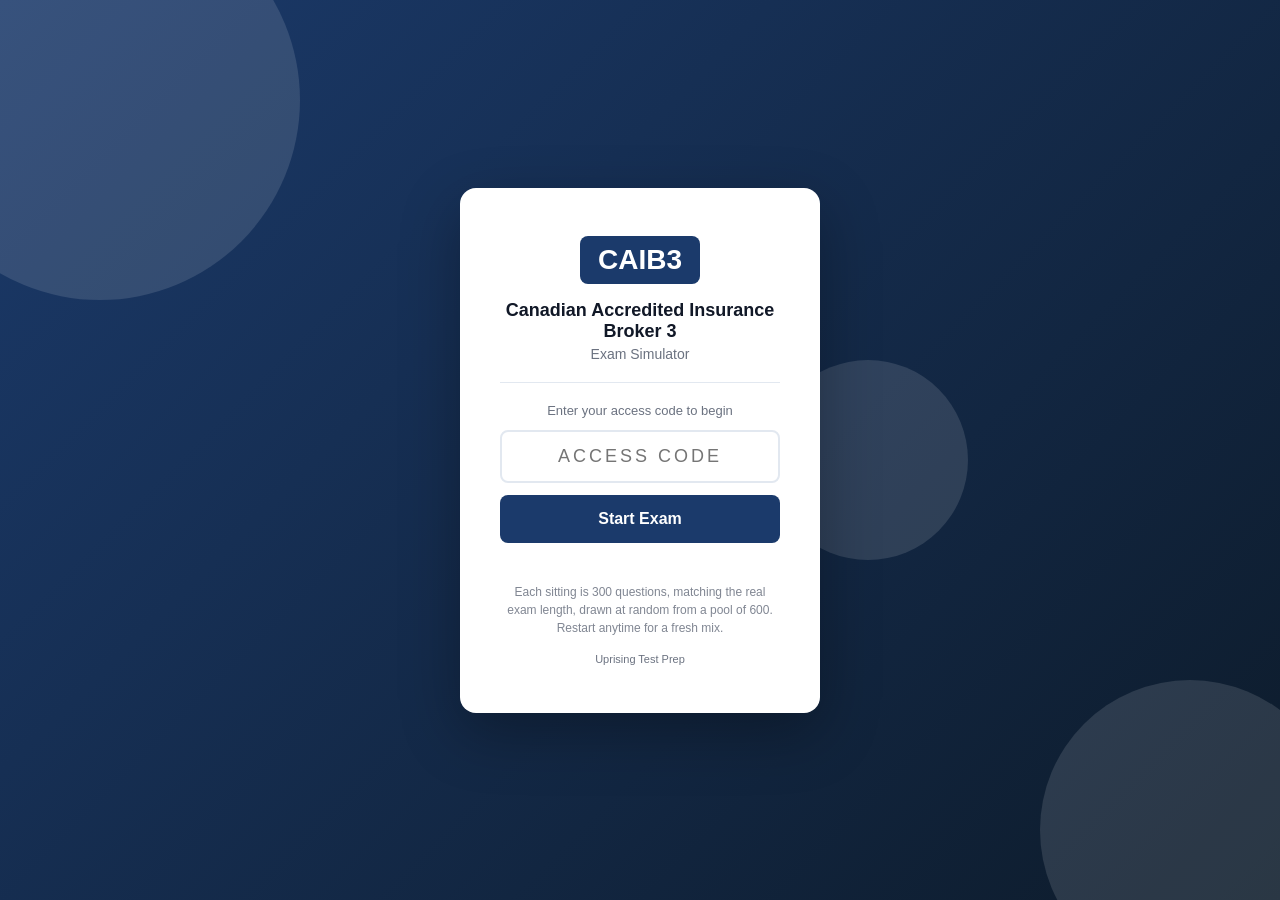
<file: index.html>
<!DOCTYPE html>
<html lang="en">
<head>
  <meta charset="UTF-8" />
  <meta name="viewport" content="width=device-width, initial-scale=1.0, viewport-fit=cover" />
  <meta name="apple-mobile-web-app-capable" content="yes" />
  <meta name="apple-mobile-web-app-status-bar-style" content="black-translucent" />
  <title>CAIB3 Exam Simulator</title>
  <link rel="stylesheet" href="style.css" />
</head>
<body>

<div id="access-gate">
  <div class="gate-bg-shapes">
    <div class="shape shape-1"></div>
    <div class="shape shape-2"></div>
    <div class="shape shape-3"></div>
  </div>
  <div class="gate-card">
    <div class="gate-logo">
      <div class="logo-badge">CAIB3</div>
    </div>
    <h1 class="gate-title">Canadian Accredited Insurance Broker 3</h1>
    <p class="gate-subtitle">Exam Simulator</p>
    <div class="gate-divider"></div>
    <p class="gate-instruction">Enter your access code to begin</p>
    <input type="text" id="access-code-input" class="gate-input"
           placeholder="Access Code" autocomplete="off"
           maxlength="20" spellcheck="false" />
    <button id="access-btn" class="gate-btn">Start Exam</button>
    <p id="access-error" class="gate-error"></p>
    <p class="gate-pool-note">Each sitting is 300 questions, matching the real exam length, drawn at random from a pool of 600. Restart anytime for a fresh mix.</p>
    <p class="gate-hint">Uprising Test Prep</p>
  </div>
</div>

<div id="app" style="display:none">
  <header class="top-bar">
    <div class="bar-left">
      <span class="bar-logo">CAIB3</span>
      <span class="bar-title">Exam Simulator</span>
    </div>
    <div class="bar-right">
      <span class="bar-timer" id="timer-display">--:--</span>
      <button class="bar-btn" id="flag-btn">Flag</button>
      <button class="bar-btn bar-btn-primary" id="submit-btn">
        <span class="btn-full">Submit Exam</span>
        <span class="btn-short">Submit</span>
      </button>
    </div>
  </header>

  <div class="progress-strip">
    <div class="progress-bar" id="progress-bar"></div>
  </div>

  <main class="exam-main">
    <div class="question-panel">
      <div class="q-meta">
        <span id="q-counter"></span>
        <span class="q-pool-chip" title="This sitting is 300 questions, matching the real exam length, drawn at random from a pool of 600. Restart for a fresh mix.">600 Questions Available</span>
        <span id="q-domain" class="q-domain-tag"></span>
        <span id="q-flag-indicator" class="flag-chip" style="display:none">Flagged</span>
      </div>
      <!-- Shared text for a linked cluster (a clinical case, a reading
           passage). It sits ABOVE the stem, which is the one thing that
           legitimately precedes it, and repeats on every question in the
           cluster so nobody has to page backwards. -->
      <div id="q-cluster-wrap" class="cluster-wrap" style="display:none"></div>
      <p id="question-text" class="q-text"></p>
      <!-- The picture sits BELOW the question text so the simulator matches
           the printed book exactly: stem, then picture, then options. They
           used to disagree (book put the picture under the stem, simulator put
           it above), so no single wording could be true in both places, and
           184 of MLPAO's 185 image questions said "shown above" while the
           book printed the picture below the sentence. Write stems with
           neutral wording ("the strip shown", "the diagram shows") and this
           whole class of bug cannot come back. -->
      <div id="q-image-wrap" style="display:none; margin-bottom:14px;"></div>
      <div id="options-list" class="options-list"></div>
      <div id="explanation-box" class="explanation-box" style="display:none">
        <div class="explanation-label">Explanation</div>
        <p id="explanation-text" class="explanation-text"></p>
      </div>
    </div>
    <div class="nav-bar">
      <button class="nav-btn" id="prev-btn">&#8592; Prev</button>
      <button class="nav-btn nav-btn-map" id="map-btn">Question Map</button>
      <button class="nav-btn nav-btn-next" id="next-btn">Next &#8594;</button>
    </div>
  </main>
</div>

<!-- Question Map Modal -->
<div id="map-modal" style="display:none">
  <div class="map-backdrop" id="map-backdrop"></div>
  <div class="map-panel">
    <div class="map-header">
      <span class="map-title">Question Map</span>
      <button id="map-close" class="map-close-btn">&#x2715; Close</button>
    </div>
    <div class="map-legend">
      <span class="leg-item"><span class="leg-swatch leg-answered"></span>Answered</span>
      <span class="leg-item"><span class="leg-swatch leg-flagged"></span>Flagged</span>
      <span class="leg-item"><span class="leg-swatch leg-unanswered"></span>Unanswered</span>
    </div>
    <div id="q-grid" class="q-grid"></div>
  </div>
</div>

<div id="results-screen" style="display:none">
  <div class="results-card">
    <div class="res-header">
      <div class="res-badge">CAIB3</div>
      <h2 id="res-status" class="res-status"></h2>
      <p id="res-score" class="res-score"></p>
    </div>
    <div id="res-domains" class="res-domains"></div>
    <p class="mode-pool-note">This sitting drew 300 questions from a pool of 600. Restart for a fresh mix.</p>
    <button id="res-review-btn" class="res-btn">Review Answers</button>
    <button id="res-restart-btn" class="res-btn res-btn-secondary">Restart</button>
  </div>
</div>

<script src="questions.js"></script>
<script src="app.js"></script>
</body>
</html>
</file>
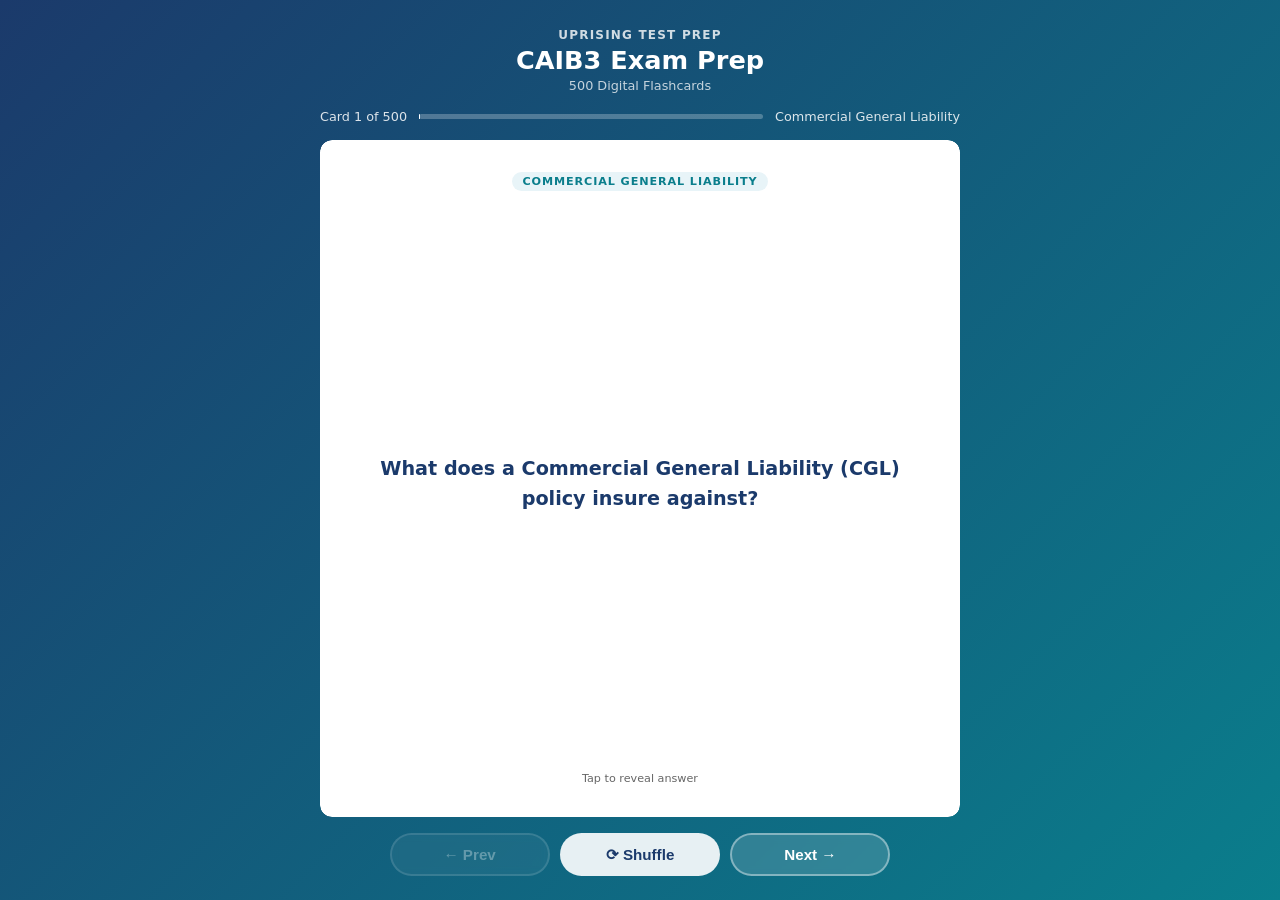
<file: flashcards/index.html>
<!DOCTYPE html>
<html lang="en">
<head>
  <meta charset="UTF-8">
  <meta name="viewport" content="width=device-width, initial-scale=1.0">
  <title>CAIB3 Exam Prep: Flashcards</title>
  <style>
    :root {
      --blue:   #1B3A6B;
      --teal:   #0A7E8C;
      --ltblue: #E8F4F8;
      --white:  #FFFFFF;
      --text:   #1A1A1A;
      --muted:  #666;
      --radius: 12px;
    }
    * { box-sizing: border-box; margin: 0; padding: 0; }
    html, body { height: 100%; }
    body {
      font-family: 'Segoe UI', system-ui, sans-serif;
      background: linear-gradient(135deg, var(--blue) 0%, var(--teal) 100%);
      /* Pinned, not min-height: the page must never grow, or the controls
         get pushed below the fold on iOS where 100dvh and height:100%
         disagree. The height:100% rule above is the pre-dvh fallback. */
      height: 100dvh;
      max-height: 100dvh;
      overflow: hidden;
      display: flex;
      flex-direction: column;
      align-items: center;
      padding: 1.25rem 1rem 1rem;
      gap: 0.75rem;
      overflow-x: hidden;
    }
    header { text-align: center; color: #fff; flex-shrink: 0; }
    header .brand { font-size: 0.75rem; font-weight: 700; letter-spacing: 0.1em; opacity: 0.8; text-transform: uppercase; }
    header h1 { font-size: 1.3rem; font-weight: 800; margin-top: 0.2rem; }
    header .subtitle { font-size: 0.8rem; opacity: 0.75; margin-top: 0.15rem; }
    #progress-info {
      display: flex; align-items: center; gap: 0.75rem;
      color: rgba(255,255,255,0.85); font-size: 0.8rem;
      flex-shrink: 0; width: 100%; max-width: 640px;
    }
    #progress-bar-track {
      flex: 1; background: rgba(255,255,255,0.25);
      border-radius: 4px; height: 5px;
    }
    #progress-bar-fill { height: 100%; background: #fff; border-radius: 4px; transition: width 0.3s; }
    .card-scene {
      width: 100%; max-width: 640px;
      perspective: 1200px;
      cursor: pointer;
      flex: 1; min-height: 0;
      display: flex; flex-direction: column;
    
      /* WebKit does not clip overflow inside a preserve-3d context, so the
         answer pane's own clip is dropped and a long answer paints over the
         Prev/Next row. This element only sets the perspective and is NOT
         itself in the 3D context, so its clip is honoured in every engine. */
      overflow: hidden;
      border-radius: var(--radius);
    }
    .card-inner {
      position: relative; width: 100%;
      flex: 1; min-height: 0;
      transition: transform 0.55s cubic-bezier(.4,0,.2,1);
      transform-style: preserve-3d;
    }
    .card-scene.flipped .card-inner { transform: rotateY(180deg); }
    .card-face {
      position: absolute; inset: 0;
      backface-visibility: hidden; -webkit-backface-visibility: hidden;
      border-radius: var(--radius);
      display: flex; flex-direction: column;
      padding: 1.5rem 1.75rem;
      box-shadow: 0 12px 40px rgba(0,0,0,0.2);
      overflow: hidden;
    
      /* Painting through a mask forces WebKit to allocate a real clipping
         layer for a 3D-transformed element, which is what makes the
         overflow:hidden and the rounded corners above actually apply. */
      -webkit-mask-image: -webkit-radial-gradient(#fff, #000);
              mask-image: radial-gradient(#fff, #000);
    }
    .card-front { background: var(--white); align-items: center; justify-content: center; }
    .card-back  { background: var(--ltblue); transform: rotateY(180deg); }
    .card-badge {
      font-size: 0.7rem; font-weight: 700; text-transform: uppercase;
      letter-spacing: 0.08em;
      background: var(--ltblue); color: var(--teal);
      padding: 0.2rem 0.65rem; border-radius: 20px;
      margin-bottom: 0.85rem; flex-shrink: 0;
    }
    .card-back .card-badge { background: rgba(10,126,140,0.12); }
    .card-front .q-text {
      font-size: 1.1rem; font-weight: 600; color: var(--blue); line-height: 1.55;
      text-align: center; overflow-y: auto; flex: 1;
      display: flex; align-items: center; justify-content: center;
      scrollbar-width: thin; scrollbar-color: rgba(27,58,107,0.3) transparent;
    }
    .card-back .a-label { font-size: 0.7rem; font-weight: 700; color: var(--teal); text-transform: uppercase; letter-spacing: 0.08em; margin-bottom: 0.4rem; flex-shrink: 0; }
    .card-back .a-text  {
      font-size: 0.975rem; color: var(--text); line-height: 1.65;
      overflow-y: auto; flex: 1; min-height: 0; padding-right: 4px;
      scrollbar-width: thin; scrollbar-color: rgba(10,126,140,0.4) transparent;
    
      -webkit-overflow-scrolling: touch;
      overscroll-behavior: contain;
    }
    .card-back .a-text::-webkit-scrollbar { width: 4px; }
    .card-back .a-text::-webkit-scrollbar-track { background: transparent; }
    .card-back .a-text::-webkit-scrollbar-thumb { background: rgba(10,126,140,0.4); border-radius: 4px; }
    .tap-hint { flex-shrink: 0; margin-top: 0.6rem; font-size: 0.7rem; color: var(--muted); text-align: center; }
    .card-back .tap-hint { color: var(--teal); opacity: 0.7; }
    .controls {
      display: flex; gap: 0.65rem; flex-wrap: nowrap;
      justify-content: center; flex-shrink: 0;
      width: 100%; max-width: 640px;
      padding-bottom: env(safe-area-inset-bottom, 0px);
    }
    .btn {
      padding: 0.6rem 1.2rem; border-radius: 50px;
      border: 2px solid rgba(255,255,255,0.4);
      background: rgba(255,255,255,0.15); color: #fff;
      font-weight: 700; font-size: 0.875rem; cursor: pointer;
      transition: all 0.2s; backdrop-filter: blur(4px);
      white-space: nowrap; flex: 1; max-width: 160px;
    }
    .btn:hover { background: rgba(255,255,255,0.3); border-color: rgba(255,255,255,0.7); }
    .btn:active { transform: scale(0.96); }
    .btn:disabled { opacity: 0.35; cursor: not-allowed; }
    .btn.btn-primary { background: rgba(255,255,255,0.9); color: var(--blue); border-color: transparent; }
    .btn.btn-primary:hover { background: #fff; }
    #loading { color: rgba(255,255,255,0.8); font-size: 1rem; text-align: center; padding: 3rem; flex: 1; }
    @media (min-width: 768px) {
      body { padding: 1.75rem 1.5rem 1.5rem; gap: 1rem; }
      header h1 { font-size: 1.6rem; }
      .card-face { padding: 2rem 2.5rem; }
      .card-front .q-text { font-size: 1.2rem; }
      .card-back .a-text { font-size: 1.05rem; }
      .btn { font-size: 0.95rem; padding: 0.65rem 1.4rem; }
    }
    @media (max-width: 380px) {
      body { padding: 0.75rem; gap: 0.5rem; }
      header .brand { font-size: 0.65rem; }
      header h1 { font-size: 1.1rem; }
      header .subtitle { display: none; }
      .card-face { padding: 1rem 1.1rem; }
      .card-front .q-text { font-size: 0.975rem; }
      .card-back .a-text { font-size: 0.875rem; }
      .btn { font-size: 0.8rem; padding: 0.5rem 0.75rem; }
    }
  </style>
</head>
<body>
<header>
  <div class="brand">Uprising Test Prep</div>
  <h1>CAIB3 Exam Prep</h1>
  <div class="subtitle">500 Digital Flashcards</div>
</header>
<div id="progress-info">
  <span id="card-counter">Card 1 of 500</span>
  <div id="progress-bar-track"><div id="progress-bar-fill" style="width:0%"></div></div>
  <span id="domain-label"></span>
</div>
<div id="loading">Loading flashcards...</div>
<div class="card-scene" id="card-scene" style="display:none" onclick="flipCard()">
  <div class="card-inner" id="card-inner">
    <div class="card-face card-front">
      <div class="card-badge" id="front-badge"></div>
      <div class="q-text" id="q-text"></div>
      <div class="tap-hint">Tap to reveal answer</div>
    </div>
    <div class="card-face card-back">
      <div class="card-badge" id="back-badge">Answer</div>
      <div class="a-label">Answer</div>
      <div class="a-text" id="a-text"></div>
      <div class="tap-hint">Tap to flip back</div>
    </div>
  </div>
</div>
<div class="controls" id="controls" style="display:none">
  <button class="btn" id="prev-btn" onclick="event.stopPropagation();move(-1)" disabled>&#8592; Prev</button>
  <button class="btn btn-primary" onclick="event.stopPropagation();shuffleCards()">&#10227; Shuffle</button>
  <button class="btn" id="next-btn" onclick="event.stopPropagation();move(1)">Next &#8594;</button>
</div>
<script>
const DOMAIN_LABELS = {
  commercial_general_liability: "Commercial General Liability",
  risk_management_and_exposure_identification: "Risk Management and Exposure Identification",
  canadian_legal_system_and_tort_law: "Canadian Legal System and Tort Law",
  marine_insurance: "Marine Insurance",
  commercial_automobile_insurance: "Commercial Automobile Insurance",
  aviation_insurance: "Aviation Insurance",
  surety_bonds: "Surety Bonds",
  umbrella_and_excess_liability: "Umbrella and Excess Liability",
  specialty_commercial_products: "Specialty Commercial Products",
};
let cards   = [];
let current = 0;
async function init() {
  try {
    const res = await fetch('flashcards.json');
    if (!res.ok) throw new Error('Network error');
    cards = await res.json();
    document.getElementById('loading').style.display    = 'none';
    document.getElementById('card-scene').style.display = 'flex';
    document.getElementById('controls').style.display   = 'flex';
    show();
  } catch (e) {
    document.getElementById('loading').textContent = 'Error loading flashcards. Please try refreshing.';
  }
}
function domainLabel(key) {
  return DOMAIN_LABELS[key] || key.replace(/_/g, ' ').replace(/\b\w/g, c => c.toUpperCase());
}
function show() {
  const c = cards[current];
  document.getElementById('card-scene').classList.remove('flipped');
  document.getElementById('a-text').scrollTop = 0;
  const label = domainLabel(c.domain || c.chapter || '');
  document.getElementById('q-text').textContent       = c.front;
  document.getElementById('a-text').textContent       = c.back;
  document.getElementById('front-badge').textContent  = label;
  document.getElementById('back-badge').textContent   = label;
  document.getElementById('card-counter').textContent = `Card ${current+1} of ${cards.length}`;
  document.getElementById('domain-label').textContent = label;
  document.getElementById('progress-bar-fill').style.width = `${((current+1)/cards.length*100).toFixed(1)}%`;
  document.getElementById('prev-btn').disabled = current === 0;
  document.getElementById('next-btn').disabled = current === cards.length - 1;
}
function flipCard() { document.getElementById('card-scene').classList.toggle('flipped'); }
function move(dir) {
  const next = current + dir;
  if (next < 0 || next >= cards.length) return;
  current = next; show();
}
function shuffleCards() {
  for (let i = cards.length - 1; i > 0; i--) {
    const j = Math.floor(Math.random() * (i+1));
    [cards[i], cards[j]] = [cards[j], cards[i]];
  }
  current = 0; show();
}
document.addEventListener('keydown', e => {
  if (e.key === 'ArrowRight' || e.key === 'ArrowDown') move(1);
  else if (e.key === 'ArrowLeft' || e.key === 'ArrowUp') move(-1);
  else if (e.key === ' ' || e.key === 'Enter') { e.preventDefault(); flipCard(); }
});
init();
</script>
</body>
</html>
</file>
<file: style.css>
/* CAIB3 Exam Simulator, Styles */
:root {
  --primary:   #1B3A6B;
  --pass:      #059669;
  --fail:      #DC2626;
  --bg:        #F3F4F8;
  --card:      #FFFFFF;
  --border:    #E2E8F0;
  --text:      #111827;
  --muted:     #6B7280;
  --radius:    10px;
}
*, *::before, *::after { box-sizing: border-box; margin: 0; padding: 0; }
body {
  font-family: -apple-system, BlinkMacSystemFont, "Segoe UI", sans-serif;
  background: var(--bg);
  color: var(--text);
  height: 100vh;
  height: 100dvh;
  overflow: hidden;
  -webkit-text-size-adjust: 100%;
}

/* ── Access Gate ─────────────────────────────────────────────────────────── */
#access-gate {
  display: flex;
  align-items: center;
  justify-content: center;
  height: 100vh;
  height: 100dvh;
  background: linear-gradient(135deg, var(--primary) 0%, #0d1b2a 100%);
  position: relative;
  overflow: hidden;
  padding: 20px;
  padding-top: max(20px, env(safe-area-inset-top));
  padding-bottom: max(20px, env(safe-area-inset-bottom));
}
.gate-bg-shapes { position: absolute; inset: 0; pointer-events: none; }
.shape { position: absolute; border-radius: 50%; opacity: .12; background: #fff; }
.shape-1 { width: 400px; height: 400px; top: -100px; left: -100px; }
.shape-2 { width: 300px; height: 300px; bottom: -80px; right: -60px; }
.shape-3 { width: 200px; height: 200px; top: 40%; left: 60%; }
.gate-card {
  background: #fff;
  border-radius: 16px;
  padding: 48px 40px;
  text-align: center;
  width: 100%;
  max-width: 360px;
  position: relative;
  z-index: 1;
  box-shadow: 0 20px 60px rgba(0,0,0,.3);
}
.logo-badge {
  display: inline-block;
  background: var(--primary);
  color: #fff;
  font-weight: 800;
  font-size: 28px;
  padding: 8px 18px;
  border-radius: 8px;
}
.gate-title { font-size: 18px; font-weight: 700; margin-top: 16px; color: var(--text); }
.gate-subtitle { color: var(--muted); font-size: 14px; margin-top: 4px; }
.gate-divider { height: 1px; background: var(--border); margin: 20px 0; }
.gate-instruction { font-size: 13px; color: var(--muted); margin-bottom: 12px; }
.gate-input {
  width: 100%;
  padding: 14px 16px;
  border: 2px solid var(--border);
  border-radius: 8px;
  font-size: 18px;
  text-align: center;
  text-transform: uppercase;
  letter-spacing: 3px;
  outline: none;
}
.gate-input:focus { border-color: var(--primary); }
.gate-btn {
  width: 100%;
  margin-top: 12px;
  padding: 15px;
  background: var(--primary);
  color: #fff;
  border: none;
  border-radius: 8px;
  font-size: 16px;
  font-weight: 600;
  cursor: pointer;
  -webkit-tap-highlight-color: transparent;
}
.gate-btn:hover { opacity: .9; }
.gate-error { color: var(--fail); font-size: 13px; margin-top: 8px; min-height: 18px; }
.gate-hint { color: var(--muted); font-size: 11px; margin-top: 16px; }
.gate-pool-note { color: var(--muted); opacity: .85; font-size: 12px; margin-top: 14px; line-height: 1.5; }
.mode-pool-note { color: var(--muted); opacity: .85; font-size: 12.5px; text-align: center; margin: 4px 0 16px; line-height: 1.5; }

/* ── App shell ───────────────────────────────────────────────────────────── */
#app {
  display: flex;
  flex-direction: column;
  height: 100vh;
  height: 100dvh;
  padding-top: env(safe-area-inset-top);
}
.top-bar {
  display: flex;
  justify-content: space-between;
  align-items: center;
  background: var(--primary);
  color: #fff;
  padding: 0 20px;
  padding-left: max(20px, env(safe-area-inset-left));
  padding-right: max(20px, env(safe-area-inset-right));
  height: 52px;
  flex-shrink: 0;
  gap: 8px;
}
.bar-left { display: flex; align-items: center; gap: 8px; min-width: 0; }
.bar-logo { font-weight: 800; font-size: 18px; flex-shrink: 0; }
.bar-title { font-size: 14px; opacity: .8; white-space: nowrap; overflow: hidden; text-overflow: ellipsis; }
.bar-right { display: flex; align-items: center; gap: 8px; flex-shrink: 0; }
.bar-timer {
  font-variant-numeric: tabular-nums;
  font-size: 16px;
  font-weight: 600;
  min-width: 68px;
  text-align: right;
}
.bar-btn {
  padding: 7px 13px;
  background: rgba(255,255,255,.15);
  border: 1px solid rgba(255,255,255,.3);
  color: #fff;
  border-radius: 6px;
  cursor: pointer;
  font-size: 13px;
  white-space: nowrap;
  -webkit-tap-highlight-color: transparent;
  touch-action: manipulation;
}
.bar-btn:hover { background: rgba(255,255,255,.25); }
.bar-btn-primary {
  background: #fff;
  color: var(--primary);
  border-color: #fff;
  font-weight: 600;
}
.bar-btn-primary:hover { background: #f0f0f0; }
.btn-short { display: none; }
.btn-full  { display: inline; }

.progress-strip { height: 4px; background: rgba(0,0,0,.1); flex-shrink: 0; }
.progress-bar   { height: 100%; background: #4ade80; transition: width .3s; }

/* ── Main exam area ──────────────────────────────────────────────────────── */
.exam-main {
  flex: 1;
  overflow: hidden;
  display: flex;
  flex-direction: column;
  padding: 16px 20px 0;
  padding-left: max(16px, env(safe-area-inset-left));
  padding-right: max(16px, env(safe-area-inset-right));
  min-height: 0;
}
.question-panel { flex: 1; overflow-y: auto; padding-bottom: 12px; -webkit-overflow-scrolling: touch; }
.q-meta {
  display: flex;
  align-items: center;
  gap: 8px;
  margin-bottom: 12px;
  font-size: 13px;
  color: var(--muted);
  flex-wrap: wrap;
}
.q-domain-tag {
  background: var(--primary);
  color: #fff;
  padding: 2px 8px;
  border-radius: 4px;
  font-size: 11px;
  font-weight: 600;
}
.q-pool-chip {
  background: #EEF2FF;
  background: color-mix(in srgb, var(--primary) 12%, #fff);
  color: var(--primary);
  border: 1px solid var(--primary);
  padding: 2px 8px;
  border-radius: 10px;
  font-size: 11px;
  font-weight: 700;
  cursor: help;
  white-space: nowrap;
}
.flag-chip {
  background: #FEF3C7;
  color: #92400E;
  padding: 2px 8px;
  border-radius: 4px;
  font-size: 11px;
  font-weight: 600;
}
.cluster-wrap {
  border-left: 4px solid var(--primary, #1B3A6B);
  background: #F2F6FC; border-radius: 8px;
  padding: 10px 14px; margin-bottom: 16px;
}
.cluster-label {
  font-size: 11px; font-weight: 700; letter-spacing: 0.06em;
  text-transform: uppercase; color: var(--primary, #1B3A6B); margin-bottom: 6px;
}
.cluster-body {
  max-height: 38vh; overflow-y: auto; font-size: 15px; line-height: 1.6;
  -webkit-overflow-scrolling: touch;
}
.cluster-body p + p { margin-top: 10px; }
@media (min-width: 1100px) { .cluster-body { max-height: 52vh; } }

.q-image {
  max-width: 100%;
  /* Cap the height too. With only max-width, a tall exhibit renders at full
     width and pushes the stem and every option below the fold, so the question
     looks like it has no answers until the candidate scrolls. Found on CNPLE. */
  max-height: 62vh;
  width: auto;
  height: auto;
  object-fit: contain;
  border-radius: 6px;
  border: 1px solid var(--border);
  display: block;
  margin-bottom: 14px;
}
.q-text { font-size: 16px; line-height: 1.65; margin-bottom: 20px; }
.options-list { display: flex; flex-direction: column; gap: 10px; }
.option {
  display: flex;
  align-items: flex-start;
  gap: 12px;
  padding: 15px 16px;
  background: var(--card);
  border: 2px solid var(--border);
  border-radius: var(--radius);
  cursor: pointer;
  transition: .15s;
  -webkit-tap-highlight-color: transparent;
  touch-action: manipulation;
  min-height: 52px;
}
.option:hover  { border-color: var(--primary); background: #F8FAFF; }
.option.selected  { border-color: var(--primary); background: #EEF3FF; }
.option.correct   { border-color: #059669; background: #ECFDF5; }
.option.incorrect { border-color: #DC2626; background: #FEF2F2; }
.explanation-box {
  margin-top: 20px;
  padding: 16px 18px;
  background: #F0F9FF;
  border-left: 4px solid #2563EB;
  border-radius: 6px;
}
.explanation-label {
  font-size: 11px;
  font-weight: 700;
  text-transform: uppercase;
  letter-spacing: .06em;
  color: #2563EB;
  margin-bottom: 8px;
}
.explanation-text { font-size: 14.5px; line-height: 1.7; color: #1e293b; margin: 0; }
.opt-letter { font-weight: 700; font-size: 15px; color: var(--primary); min-width: 22px; padding-top: 1px; flex-shrink: 0; }
.opt-text   { font-size: 15px; line-height: 1.5; }

/* ── Nav bar ─────────────────────────────────────────────────────────────── */
.nav-bar {
  display: flex;
  align-items: center;
  gap: 8px;
  padding: 10px 0;
  padding-bottom: max(14px, env(safe-area-inset-bottom));
  flex-shrink: 0;
}
.nav-btn {
  flex: 1;
  padding: 13px 8px;
  background: var(--card);
  border: 1px solid var(--border);
  border-radius: 8px;
  cursor: pointer;
  font-size: 15px;
  font-weight: 500;
  text-align: center;
  -webkit-tap-highlight-color: transparent;
  touch-action: manipulation;
  min-height: 48px;
}
.nav-btn:hover      { background: #f0f0f0; }
.nav-btn-map {
  background: var(--bg);
  border-color: var(--primary);
  color: var(--primary);
  font-weight: 600;
}
.nav-btn-map:hover { background: #EEF3FF; }
.nav-btn-next {
  background: var(--primary);
  color: #fff;
  border-color: var(--primary);
}
.nav-btn-next:hover { opacity: .9; }

/* ── Question Map Modal ──────────────────────────────────────────────────── */
#map-modal {
  position: fixed;
  inset: 0;
  z-index: 1000;
  display: flex;
  flex-direction: column;
  justify-content: flex-end;
}
.map-backdrop { position: absolute; inset: 0; background: rgba(0,0,0,.5); }
.map-panel {
  position: relative;
  background: #fff;
  border-radius: 20px 20px 0 0;
  padding: 20px;
  padding-bottom: max(20px, env(safe-area-inset-bottom));
  max-height: 80vh;
  max-height: 80dvh;
  display: flex;
  flex-direction: column;
  box-shadow: 0 -4px 30px rgba(0,0,0,.2);
}
.map-header {
  display: flex;
  align-items: center;
  justify-content: space-between;
  margin-bottom: 12px;
  flex-shrink: 0;
}
.map-title { font-size: 17px; font-weight: 700; color: var(--text); }
.map-close-btn {
  padding: 8px 16px;
  background: var(--bg);
  border: 1px solid var(--border);
  border-radius: 8px;
  cursor: pointer;
  font-size: 14px;
  font-weight: 500;
  min-height: 40px;
  -webkit-tap-highlight-color: transparent;
  touch-action: manipulation;
}
.map-close-btn:hover { background: #e5e7eb; }
.map-legend { display: flex; gap: 16px; margin-bottom: 14px; flex-shrink: 0; flex-wrap: wrap; }
.leg-item { display: flex; align-items: center; gap: 6px; font-size: 13px; color: var(--muted); }
.leg-swatch {
  width: 16px;
  height: 16px;
  border-radius: 3px;
  border: 1px solid var(--border);
  background: var(--card);
  display: inline-block;
  flex-shrink: 0;
}
.leg-swatch.leg-answered  { background: var(--primary); border-color: var(--primary); }
.leg-swatch.leg-flagged   { background: #FEF3C7; border-color: #F59E0B; }
.leg-swatch.leg-unanswered { background: var(--card); }
.q-grid {
  display: flex;
  flex-wrap: wrap;
  gap: 6px;
  overflow-y: auto;
  flex: 1;
  padding-bottom: 8px;
  -webkit-overflow-scrolling: touch;
}
.grid-btn {
  width: 40px;
  height: 40px;
  border: 1px solid var(--border);
  border-radius: 6px;
  background: var(--card);
  font-size: 12px;
  cursor: pointer;
  font-weight: 500;
  -webkit-tap-highlight-color: transparent;
  touch-action: manipulation;
}
.grid-btn.answered { background: var(--primary); color: #fff; border-color: var(--primary); }
.grid-btn.flagged  { background: #FEF3C7; border-color: #F59E0B; }
.grid-btn.active   { outline: 3px solid var(--primary); outline-offset: 2px; }

/* ── Results ─────────────────────────────────────────────────────────────── */
#results-screen {
  display: flex;
  align-items: flex-start;
  justify-content: center;
  min-height: 100vh;
  min-height: 100dvh;
  background: var(--bg);
  overflow-y: auto;
  -webkit-overflow-scrolling: touch;
  padding: 20px 16px;
  padding-top: max(20px, env(safe-area-inset-top));
  padding-bottom: max(20px, env(safe-area-inset-bottom));
}
.results-card {
  background: var(--card);
  border-radius: 16px;
  padding: 40px;
  max-width: 480px;
  width: 100%;
  box-shadow: 0 8px 30px rgba(0,0,0,.1);
}
.res-header { text-align: center; margin-bottom: 24px; }
.res-badge {
  display: inline-block;
  background: var(--primary);
  color: #fff;
  font-weight: 800;
  font-size: 22px;
  padding: 6px 16px;
  border-radius: 8px;
}
.res-status { font-size: 36px; font-weight: 800; margin-top: 12px; }
.res-score  { font-size: 18px; color: var(--muted); margin-top: 4px; }
.res-domains { margin-bottom: 24px; display: flex; flex-direction: column; gap: 10px; }
.res-domain-row { display: flex; align-items: center; gap: 8px; font-size: 13px; }
.res-domain-name { width: 160px; font-weight: 500; flex-shrink: 0; }
.res-domain-bar-wrap { flex: 1; background: #E5E7EB; border-radius: 4px; height: 8px; overflow: hidden; }
.res-domain-bar { height: 100%; border-radius: 4px; transition: width .5s; }
.res-domain-pct { width: 36px; text-align: right; font-weight: 600; }
.res-btn {
  width: 100%;
  padding: 15px;
  background: var(--primary);
  color: #fff;
  border: none;
  border-radius: 8px;
  font-size: 15px;
  font-weight: 600;
  cursor: pointer;
  margin-bottom: 10px;
  min-height: 52px;
  -webkit-tap-highlight-color: transparent;
  touch-action: manipulation;
}
.res-btn:hover { opacity: .9; }
.res-btn-secondary {
  background: transparent;
  color: var(--primary);
  border: 2px solid var(--primary);
}
.res-btn-secondary:hover { background: var(--primary); color: #fff; }

/* ── Mobile breakpoint (phones ≤ 640px) ─────────────────────────────────── */
@media (max-width: 640px) {
  /* Gate card */
  .gate-card { padding: 32px 24px; }

  /* Top bar: hide long title text, swap Submit label */
  .bar-title  { display: none; }
  .btn-full   { display: none; }
  .btn-short  { display: inline; }
  .bar-right  { gap: 6px; }
  .bar-btn    { padding: 6px 10px; font-size: 12px; }
  .bar-timer  { font-size: 14px; min-width: 58px; }

  /* Exam main */
  .exam-main { padding: 12px 14px 0; }
  .q-text { font-size: 16px; }
  .opt-text { font-size: 15px; }

  /* Nav bar, bigger touch targets */
  .nav-btn { font-size: 14px; padding: 14px 6px; }

  /* Results */
  .results-card { padding: 28px 20px; }
  .res-domain-name { width: 110px; font-size: 12px; }
  .res-domain-pct  { font-size: 12px; }
  .res-status { font-size: 30px; }

  /* Map grid, slightly bigger buttons on phones */
  .grid-btn { width: 42px; height: 42px; }
}

/* ── Very small phones (≤ 380px) ────────────────────────────────────────── */
@media (max-width: 380px) {
  .bar-logo { font-size: 15px; }
  .bar-btn  { padding: 5px 8px; font-size: 11px; }
  .bar-timer { font-size: 13px; min-width: 52px; }
  .nav-btn  { font-size: 13px; }
  .grid-btn { width: 38px; height: 38px; font-size: 11px; }
}
</file>
